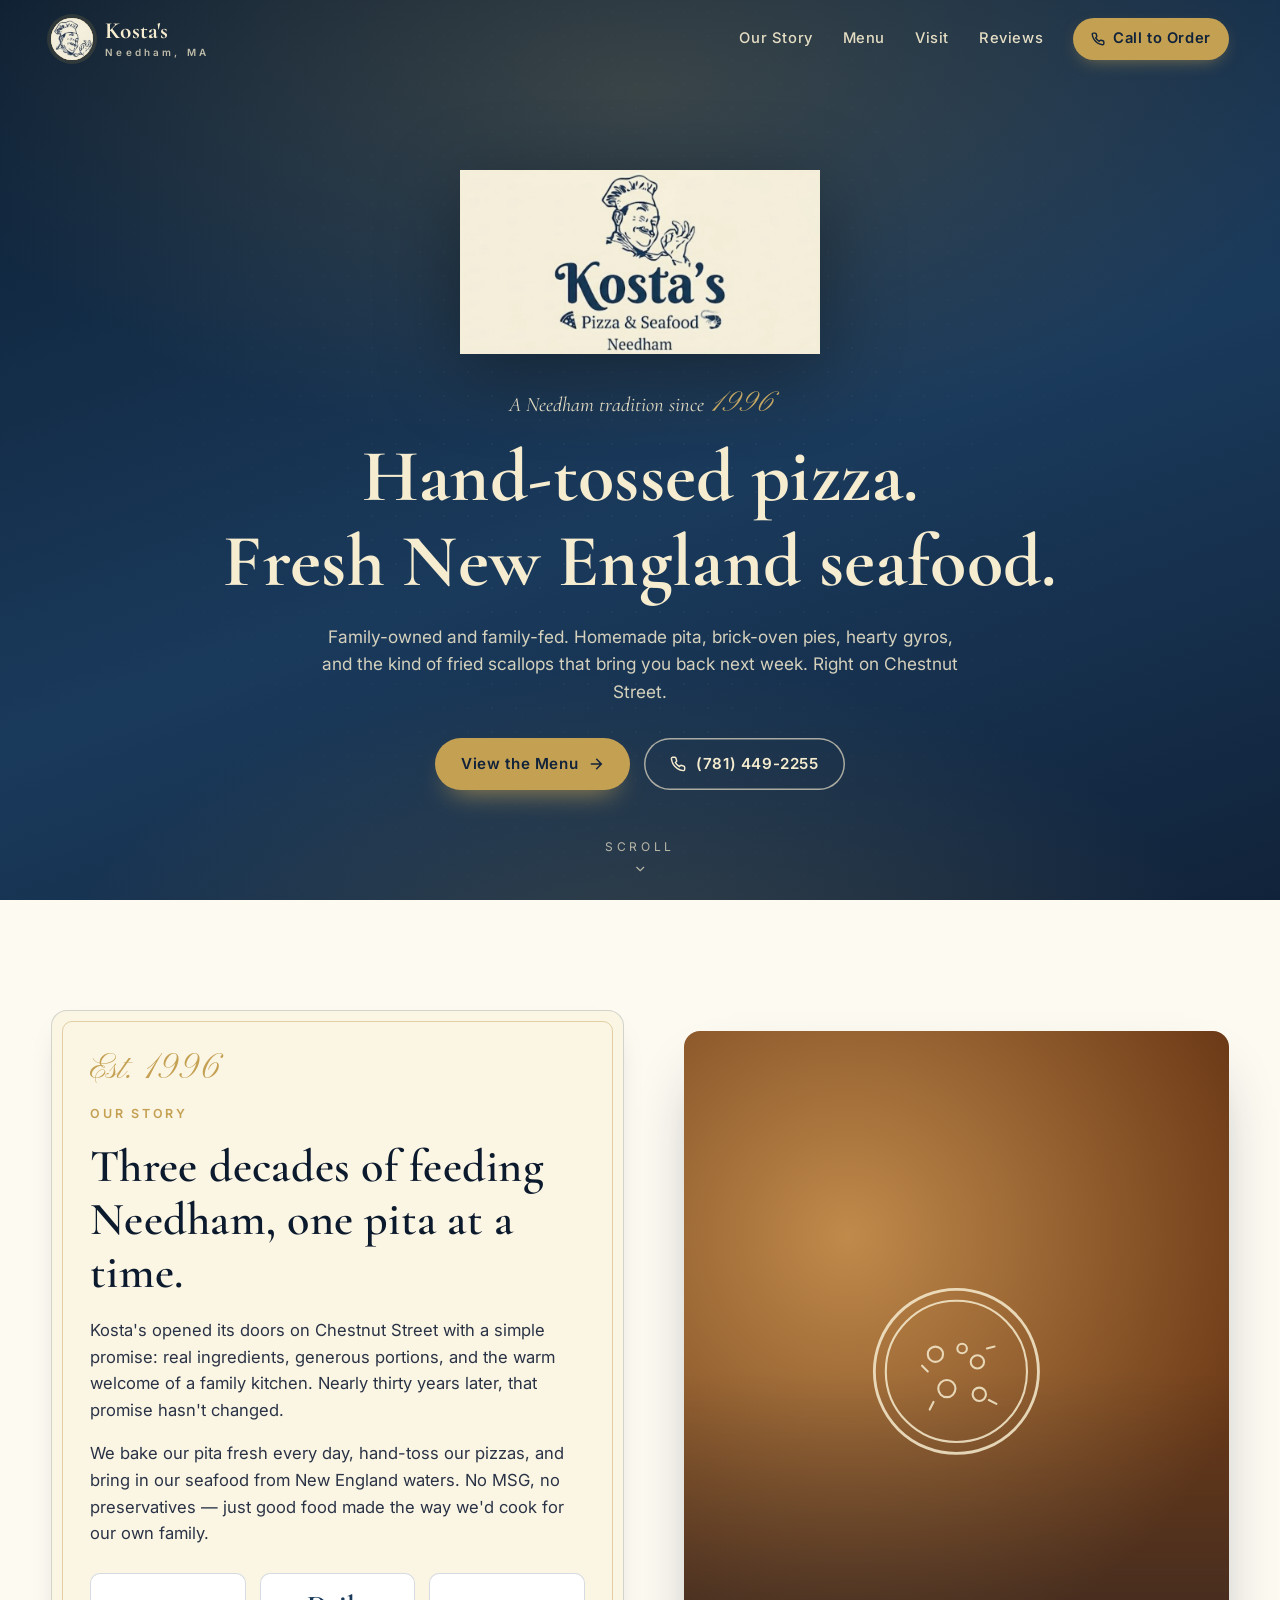
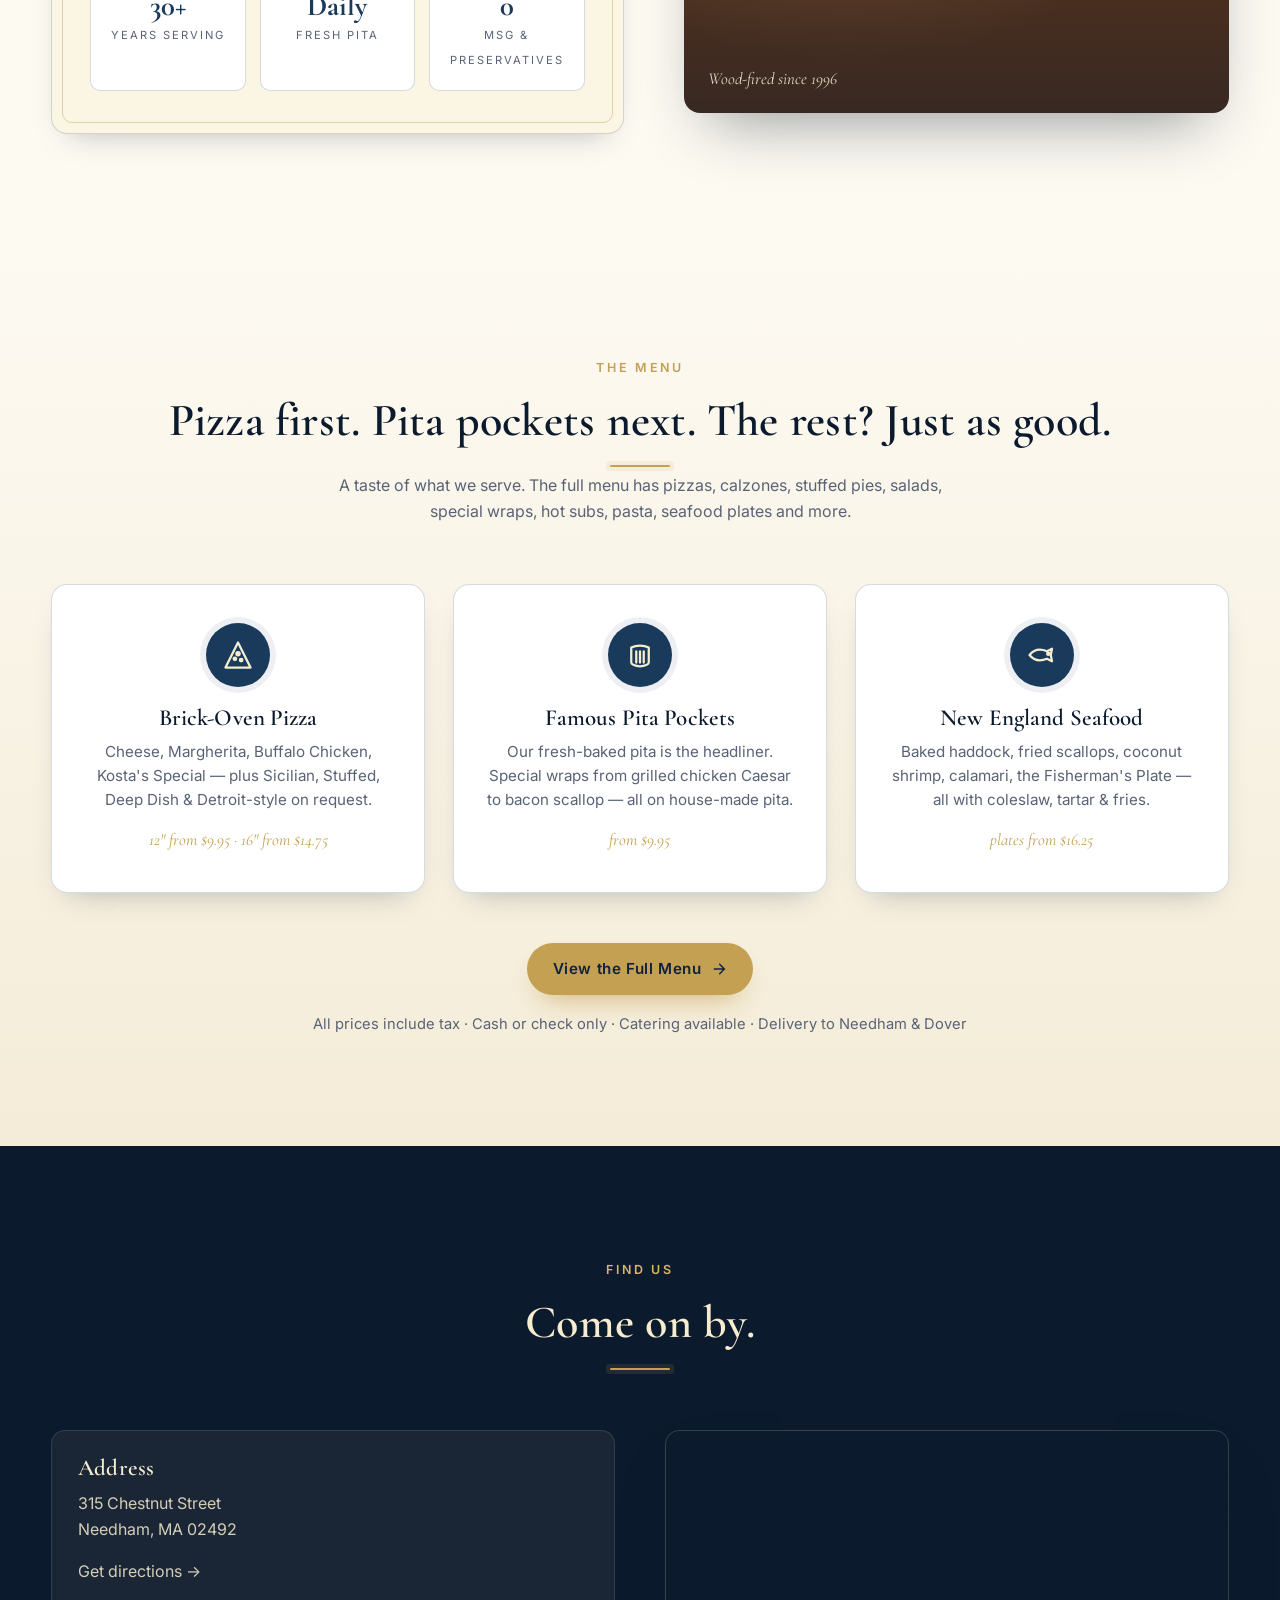
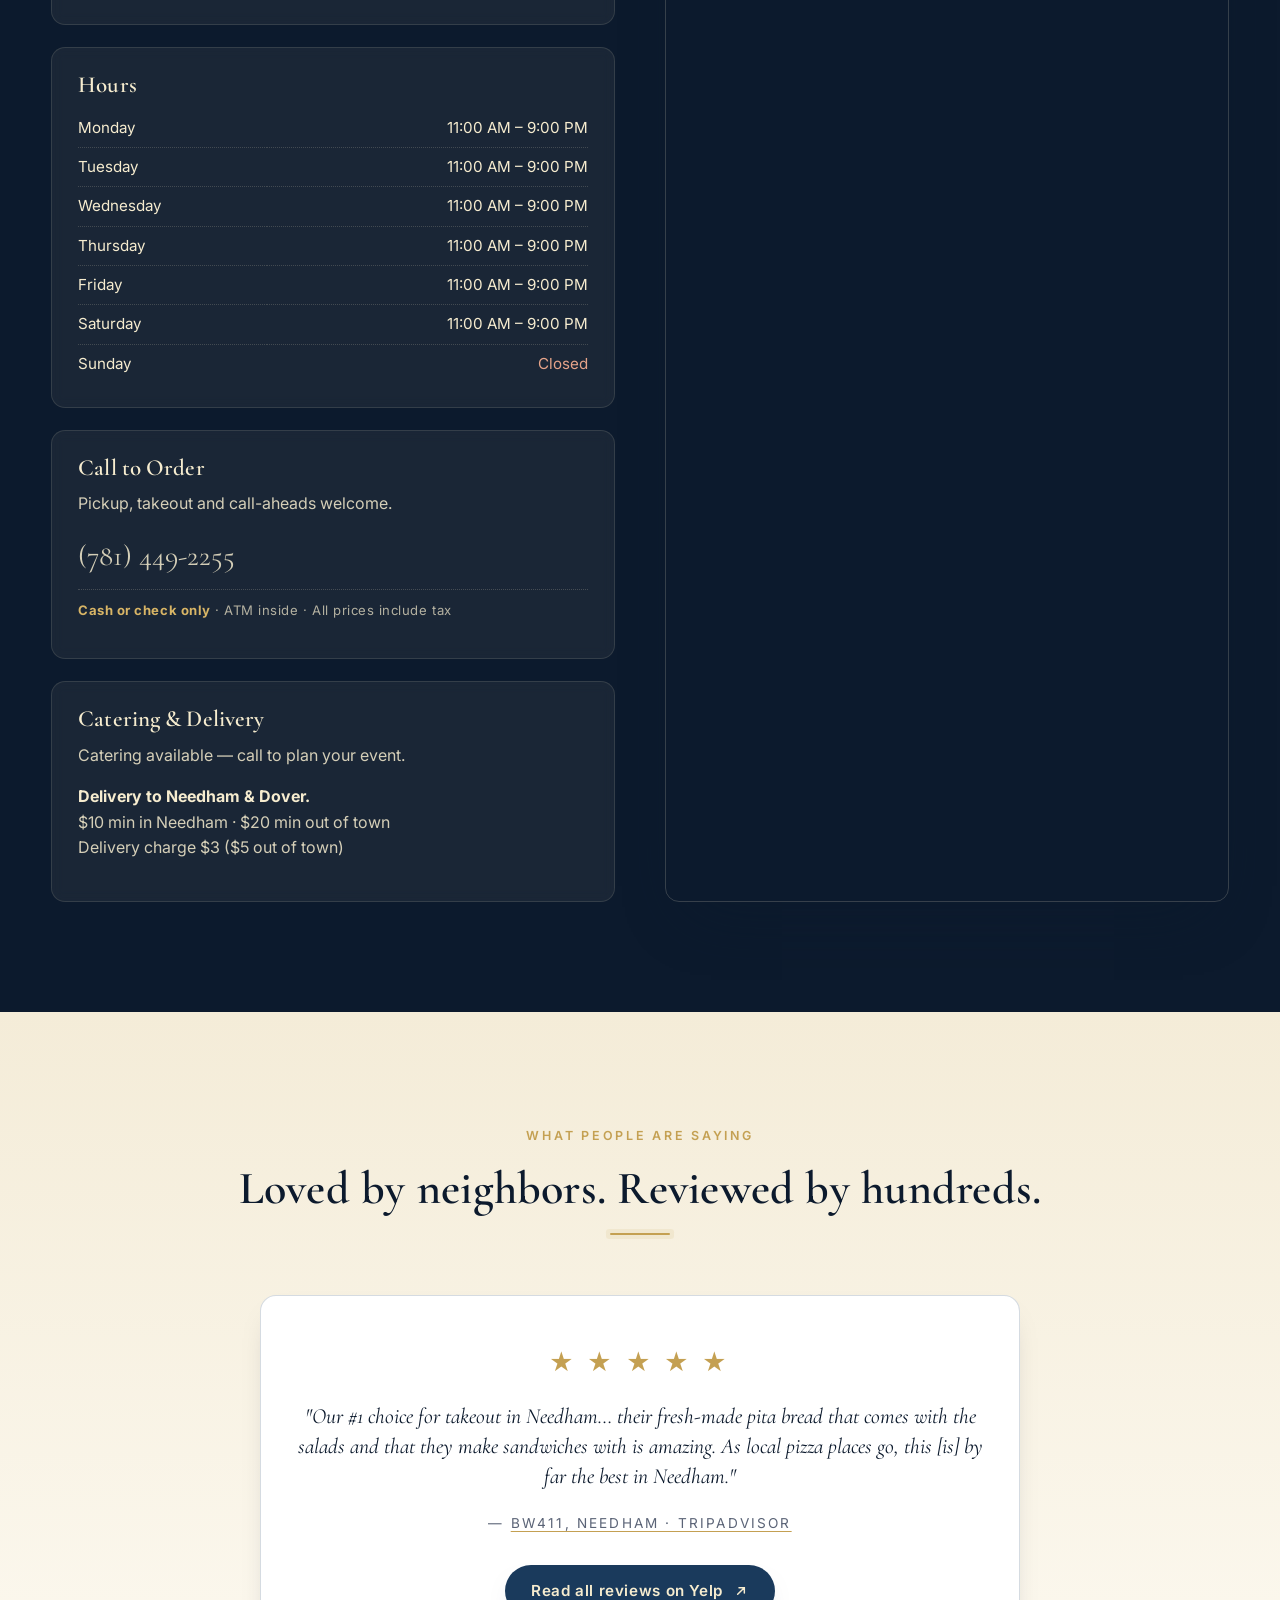
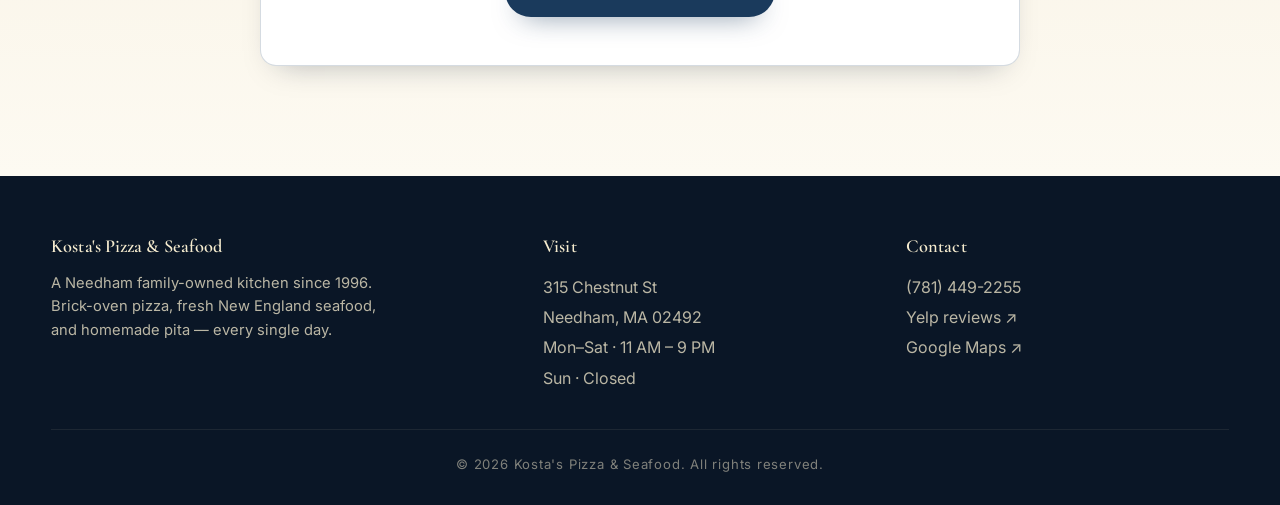
<file: index.html>
<!doctype html>
<html lang="en">
<head>
<meta charset="utf-8" />
<meta name="viewport" content="width=device-width, initial-scale=1" />
<title>Kosta's Pizza &amp; Seafood — Needham, MA</title>
<meta name="description" content="Family-owned pizza, seafood, gyros and homemade pita in Needham, Massachusetts since 1996. Dine in, take out, or call (781) 449-2255." />
<link rel="preconnect" href="https://fonts.googleapis.com">
<link rel="preconnect" href="https://fonts.gstatic.com" crossorigin>
<link href="https://fonts.googleapis.com/css2?family=Cormorant+Garamond:ital,wght@0,400;0,500;0,600;0,700;1,400&family=Inter:wght@300;400;500;600;700&family=Pinyon+Script&display=swap" rel="stylesheet">
<link rel="stylesheet" href="styles.css">
</head>
<body>

<!-- ====== NAV ====== -->
<nav class="nav" id="nav">
  <div class="container nav-inner">
    <a href="#top" class="brand" aria-label="Kosta's home">
      <span class="brand-mark" aria-hidden="true">
        <img src="chef.png" alt="">
      </span>
      <span class="brand-name">Kosta's<span>Needham, MA</span></span>
    </a>
    <button class="nav-toggle" id="navToggle" aria-label="Toggle menu" aria-expanded="false">
      <svg width="26" height="26" viewBox="0 0 24 24" fill="none" stroke="currentColor" stroke-width="2"><path d="M4 7h16M4 12h16M4 17h16"/></svg>
    </button>
    <div class="nav-links" id="navLinks">
      <a href="#story">Our Story</a>
      <a href="menu.html">Menu</a>
      <a href="#visit">Visit</a>
      <a href="#reviews">Reviews</a>
      <a class="nav-cta" href="tel:+17814492255">
        <svg width="14" height="14" viewBox="0 0 24 24" fill="none" stroke="currentColor" stroke-width="2.4" stroke-linecap="round"><path d="M22 16.92v3a2 2 0 0 1-2.18 2 19.86 19.86 0 0 1-8.63-3.07 19.5 19.5 0 0 1-6-6A19.86 19.86 0 0 1 2.12 4.18 2 2 0 0 1 4.11 2h3a2 2 0 0 1 2 1.72c.13.97.37 1.92.7 2.83a2 2 0 0 1-.45 2.11L8.09 9.91a16 16 0 0 0 6 6l1.25-1.27a2 2 0 0 1 2.11-.45c.91.33 1.86.57 2.83.7A2 2 0 0 1 22 16.92z"/></svg>
        Call to Order
      </a>
    </div>
  </div>
</nav>

<!-- ====== HERO ====== -->
<header class="hero" id="top">
  <div class="container">
    <div class="hero-logo">
      <picture>
        <source srcset="logo.png" type="image/png">
        <img src="logo.png" alt="Kosta's Pizza & Seafood logo"
             onerror="this.closest('.hero-logo').classList.add('no-logo-img');this.remove();">
      </picture>
      <div class="crest" data-fallback>
        <svg viewBox="0 0 360 200" xmlns="http://www.w3.org/2000/svg" aria-hidden="true">
          <g fill="none" stroke="#1a3a5c" stroke-linecap="round" stroke-linejoin="round" stroke-width="2.2">
            <path d="M150 56c-9 0-16-7-16-16s7-16 16-16c3-7 11-12 19-12s16 5 19 12c9 0 16 7 16 16s-7 16-16 16"/>
            <path d="M150 56v32c0 6 5 11 11 11h28c6 0 11-5 11-11V56"/>
            <path d="M162 76c4 2 14 2 18 0"/>
            <circle cx="167" cy="68" r="1.2" fill="#1a3a5c"/>
            <circle cx="183" cy="68" r="1.2" fill="#1a3a5c"/>
            <path d="M210 76c10 0 22 6 26 14M232 80a6 6 0 1 1 0 12 6 6 0 0 1 0-12zM238 86c4 0 8 2 10 6"/>
          </g>
          <text x="180" y="138" text-anchor="middle"
                font-family="Cormorant Garamond, Georgia, serif"
                font-size="56" font-weight="700" fill="#1a3a5c">Kosta's</text>
          <text x="180" y="166" text-anchor="middle"
                font-family="Cormorant Garamond, Georgia, serif"
                font-size="20" font-style="italic" fill="#1a3a5c">Pizza &amp; Seafood</text>
          <text x="180" y="188" text-anchor="middle"
                font-family="Inter, sans-serif"
                font-size="11" letter-spacing="4" fill="#1a3a5c">NEEDHAM</text>
        </svg>
      </div>
    </div>
    <p class="hero-tag">A Needham tradition since <span class="script" style="font-size:1.4em;color:var(--gold-bright)">1996</span></p>
    <h1>Hand-tossed pizza.<br/>Fresh New England seafood.</h1>
    <p class="hero-sub">Family-owned and family-fed. Homemade pita, brick-oven pies, hearty gyros, and the kind of fried scallops that bring you back next week. Right on Chestnut Street.</p>
    <div class="hero-cta">
      <a class="btn btn-primary" href="menu.html">
        View the Menu
        <svg width="16" height="16" viewBox="0 0 24 24" fill="none" stroke="currentColor" stroke-width="2.2" stroke-linecap="round"><path d="M5 12h14M13 5l7 7-7 7"/></svg>
      </a>
      <a class="btn btn-ghost" href="tel:+17814492255">
        <svg width="16" height="16" viewBox="0 0 24 24" fill="none" stroke="currentColor" stroke-width="2.2" stroke-linecap="round"><path d="M22 16.92v3a2 2 0 0 1-2.18 2 19.86 19.86 0 0 1-8.63-3.07 19.5 19.5 0 0 1-6-6A19.86 19.86 0 0 1 2.12 4.18 2 2 0 0 1 4.11 2h3a2 2 0 0 1 2 1.72c.13.97.37 1.92.7 2.83a2 2 0 0 1-.45 2.11L8.09 9.91a16 16 0 0 0 6 6l1.25-1.27a2 2 0 0 1 2.11-.45c.91.33 1.86.57 2.83.7A2 2 0 0 1 22 16.92z"/></svg>
        (781) 449-2255
      </a>
    </div>
  </div>
  <a href="#story" class="hero-scroll" aria-label="Scroll down">
    Scroll
    <svg width="14" height="14" viewBox="0 0 24 24" fill="none" stroke="currentColor" stroke-width="2" stroke-linecap="round"><path d="M6 9l6 6 6-6"/></svg>
  </a>
</header>

<!-- ====== STORY ====== -->
<section class="about" id="story">
  <div class="container">
    <div class="about-grid">
      <div class="about-card reveal">
        <div class="est">Est. 1996</div>
        <span class="eyebrow">Our Story</span>
        <h2>Three decades of feeding Needham, one pita at a time.</h2>
        <p>Kosta's opened its doors on Chestnut Street with a simple promise: real ingredients, generous portions, and the warm welcome of a family kitchen. Nearly thirty years later, that promise hasn't changed.</p>
        <p>We bake our pita fresh every day, hand-toss our pizzas, and bring in our seafood from New England waters. No MSG, no preservatives — just good food made the way we'd cook for our own family.</p>
        <div class="about-stats">
          <div class="stat"><b>30+</b><span>Years Serving</span></div>
          <div class="stat"><b>Daily</b><span>Fresh Pita</span></div>
          <div class="stat"><b>0</b><span>MSG &amp; Preservatives</span></div>
        </div>
      </div>
      <div class="about-photo reveal" aria-hidden="true">
        <svg viewBox="0 0 200 200" fill="none" stroke="#f6eccf" stroke-width="2.2" stroke-linecap="round" stroke-linejoin="round">
          <circle cx="100" cy="100" r="86" stroke-width="3"/>
          <circle cx="100" cy="100" r="74"/>
          <circle cx="78" cy="82" r="8"/>
          <circle cx="122" cy="90" r="7"/>
          <circle cx="90" cy="118" r="9"/>
          <circle cx="124" cy="124" r="7"/>
          <circle cx="106" cy="76" r="5"/>
          <path d="M70 100l-6-6M132 76l8-2M134 130l8 4M76 132l-4 8"/>
        </svg>
      </div>
    </div>
  </div>
</section>

<!-- ====== HIGHLIGHTS (Menu preview) ====== -->
<section class="highlights" id="menu">
  <div class="container">
    <div class="section-head reveal">
      <span class="eyebrow">The Menu</span>
      <h2>Pizza first. Pita pockets next. The rest? Just as good.</h2>
      <div class="rule"></div>
      <p>A taste of what we serve. The full menu has pizzas, calzones, stuffed pies, salads, special wraps, hot subs, pasta, seafood plates and more.</p>
    </div>

    <div class="highlights-grid">

      <div class="highlight-card reveal">
        <div class="icon" aria-hidden="true">
          <svg viewBox="0 0 24 24" fill="none" stroke="currentColor" stroke-width="1.8" stroke-linecap="round" stroke-linejoin="round"><path d="M12 2l10 20H2z"/><circle cx="12" cy="11" r="1.3" fill="currentColor"/><circle cx="9.5" cy="15" r="1" fill="currentColor"/><circle cx="14.5" cy="16" r="1" fill="currentColor"/></svg>
        </div>
        <h3>Brick-Oven Pizza</h3>
        <p>Cheese, Margherita, Buffalo Chicken, Kosta's Special — plus Sicilian, Stuffed, Deep Dish &amp; Detroit-style on request.</p>
        <span class="from">12" from $9.95 · 16" from $14.75</span>
      </div>

      <div class="highlight-card reveal">
        <div class="icon" aria-hidden="true">
          <svg viewBox="0 0 24 24" fill="none" stroke="currentColor" stroke-width="1.8" stroke-linecap="round" stroke-linejoin="round"><path d="M5 6c4-2 10-2 14 0M5 6v12c0 1.5 3 3 7 3s7-1.5 7-3V6"/><path d="M9 9v9M15 9v9M12 9v9"/></svg>
        </div>
        <h3>Famous Pita Pockets</h3>
        <p>Our fresh-baked pita is the headliner. Special wraps from grilled chicken Caesar to bacon scallop — all on house-made pita.</p>
        <span class="from">from $9.95</span>
      </div>

      <div class="highlight-card reveal">
        <div class="icon" aria-hidden="true">
          <svg viewBox="0 0 24 24" fill="none" stroke="currentColor" stroke-width="1.8" stroke-linecap="round" stroke-linejoin="round"><path d="M2 12c4-5 9-5 14-3l4-2-1 5 1 5-4-2c-5 2-10 2-14-3z"/><circle cx="17" cy="11" r="0.9" fill="currentColor"/></svg>
        </div>
        <h3>New England Seafood</h3>
        <p>Baked haddock, fried scallops, coconut shrimp, calamari, the Fisherman's Plate — all with coleslaw, tartar &amp; fries.</p>
        <span class="from">plates from $16.25</span>
      </div>

    </div>

    <div class="cta-row reveal">
      <a class="btn btn-primary" href="menu.html">
        View the Full Menu
        <svg width="16" height="16" viewBox="0 0 24 24" fill="none" stroke="currentColor" stroke-width="2.2" stroke-linecap="round"><path d="M5 12h14M13 5l7 7-7 7"/></svg>
      </a>
      <div class="menu-note" style="margin-top:18px">
        All prices include tax · Cash or check only · Catering available · Delivery to Needham &amp; Dover
      </div>
    </div>
  </div>
</section>

<!-- ====== VISIT ====== -->
<section class="visit" id="visit">
  <div class="container">
    <div class="section-head reveal">
      <span class="eyebrow">Find Us</span>
      <h2>Come on by.</h2>
      <div class="rule"></div>
    </div>

    <div class="visit-grid">
      <div class="visit-info">

        <div class="info-card reveal">
          <h3>Address</h3>
          <p>315 Chestnut Street<br/>Needham, MA 02492</p>
          <p style="margin-top:10px">
            <a href="https://www.google.com/maps/dir/?api=1&destination=Kosta%27s+Pizza+%26+Seafood+315+Chestnut+St+Needham+MA" target="_blank" rel="noopener">
              Get directions →
            </a>
          </p>
        </div>

        <div class="info-card reveal">
          <h3>Hours</h3>
          <table class="hours-table" aria-label="Hours of operation">
            <tr><td>Monday</td><td>11:00 AM – 9:00 PM</td></tr>
            <tr><td>Tuesday</td><td>11:00 AM – 9:00 PM</td></tr>
            <tr><td>Wednesday</td><td>11:00 AM – 9:00 PM</td></tr>
            <tr><td>Thursday</td><td>11:00 AM – 9:00 PM</td></tr>
            <tr><td>Friday</td><td>11:00 AM – 9:00 PM</td></tr>
            <tr><td>Saturday</td><td>11:00 AM – 9:00 PM</td></tr>
            <tr><td>Sunday</td><td class="closed">Closed</td></tr>
          </table>
        </div>

        <div class="info-card reveal">
          <h3>Call to Order</h3>
          <p>Pickup, takeout and call-aheads welcome.</p>
          <p style="font-family:'Cormorant Garamond',serif;font-size:1.8rem;color:var(--gold-bright);margin:6px 0 4px">
            <a href="tel:+17814492255">(781) 449-2255</a>
          </p>
          <p style="font-size:.82rem;letter-spacing:.04em;color:rgba(246,236,207,.7);margin-top:10px;border-top:1px dotted rgba(246,236,207,.2);padding-top:10px">
            <strong style="color:var(--gold-bright)">Cash or check only</strong> · ATM inside · All prices include tax
          </p>
        </div>

        <div class="info-card reveal">
          <h3>Catering &amp; Delivery</h3>
          <p>Catering available — call to plan your event.</p>
          <p style="margin-top:8px">
            <strong style="color:var(--cream)">Delivery to Needham &amp; Dover.</strong><br/>
            $10 min in Needham · $20 min out of town<br/>
            Delivery charge $3 ($5 out of town)
          </p>
        </div>

      </div>

      <div class="visit-map reveal" aria-label="Map to Kosta's">
        <iframe
          loading="lazy"
          referrerpolicy="no-referrer-when-downgrade"
          src="https://www.google.com/maps?q=315+Chestnut+St+Needham+MA+02492&output=embed"
          title="Map of Kosta's Pizza &amp; Seafood, 315 Chestnut St, Needham, MA"></iframe>
      </div>
    </div>
  </div>
</section>

<!-- ====== REVIEWS / YELP ====== -->
<section class="reviews" id="reviews">
  <div class="container">
    <div class="section-head reveal">
      <span class="eyebrow">What People Are Saying</span>
      <h2>Loved by neighbors. Reviewed by hundreds.</h2>
      <div class="rule"></div>
    </div>

    <div class="reviews-card reveal">
      <div class="stars" aria-label="Five stars">★ ★ ★ ★ ★</div>
      <blockquote>
        "Our #1 choice for takeout in Needham&hellip; their fresh-made pita bread that comes with the salads and that they make sandwiches with is amazing. As local pizza places go, this [is] by far the best in Needham."
      </blockquote>
      <cite>
        — <a href="https://www.tripadvisor.com/ShowUserReviews-g41699-d873291-r231707166-Kostas_Pizza_Seafood-Needham_Massachusetts.html" target="_blank" rel="noopener" style="color:var(--muted);text-decoration:underline;text-decoration-color:var(--gold);text-underline-offset:3px">bw411, Needham&nbsp;&middot;&nbsp;TripAdvisor</a>
      </cite>
      <a class="btn btn-dark" href="https://www.yelp.com/biz/kostas-pizza-and-seafood-needham" target="_blank" rel="noopener">
        Read all reviews on Yelp
        <svg width="16" height="16" viewBox="0 0 24 24" fill="none" stroke="currentColor" stroke-width="2.2" stroke-linecap="round"><path d="M7 17L17 7M9 7h8v8"/></svg>
      </a>
    </div>
  </div>
</section>

<!-- ====== FOOTER ====== -->
<footer>
  <div class="container">
    <div class="footer-grid">
      <div class="footer-brand">
        <h4>Kosta's Pizza &amp; Seafood</h4>
        <p>A Needham family-owned kitchen since 1996. Brick-oven pizza, fresh New England seafood, and homemade pita — every single day.</p>
      </div>
      <div>
        <h4>Visit</h4>
        <p style="line-height:1.9;margin:0">
          315 Chestnut St<br/>
          Needham, MA 02492<br/>
          Mon–Sat · 11 AM – 9 PM<br/>
          Sun · Closed
        </p>
      </div>
      <div>
        <h4>Contact</h4>
        <p style="line-height:1.9;margin:0">
          <a href="tel:+17814492255">(781) 449-2255</a><br/>
          <a href="https://www.yelp.com/biz/kostas-pizza-and-seafood-needham" target="_blank" rel="noopener">Yelp reviews ↗</a><br/>
          <a href="https://www.google.com/maps/dir/?api=1&destination=315+Chestnut+St+Needham+MA" target="_blank" rel="noopener">Google Maps ↗</a>
        </p>
      </div>
    </div>
    <div class="copyright">© <span id="year"></span> Kosta's Pizza &amp; Seafood. All rights reserved.</div>
  </div>
</footer>

<script src="menu.js"></script>
<script src="site.js"></script>
</body>
</html>
</file>
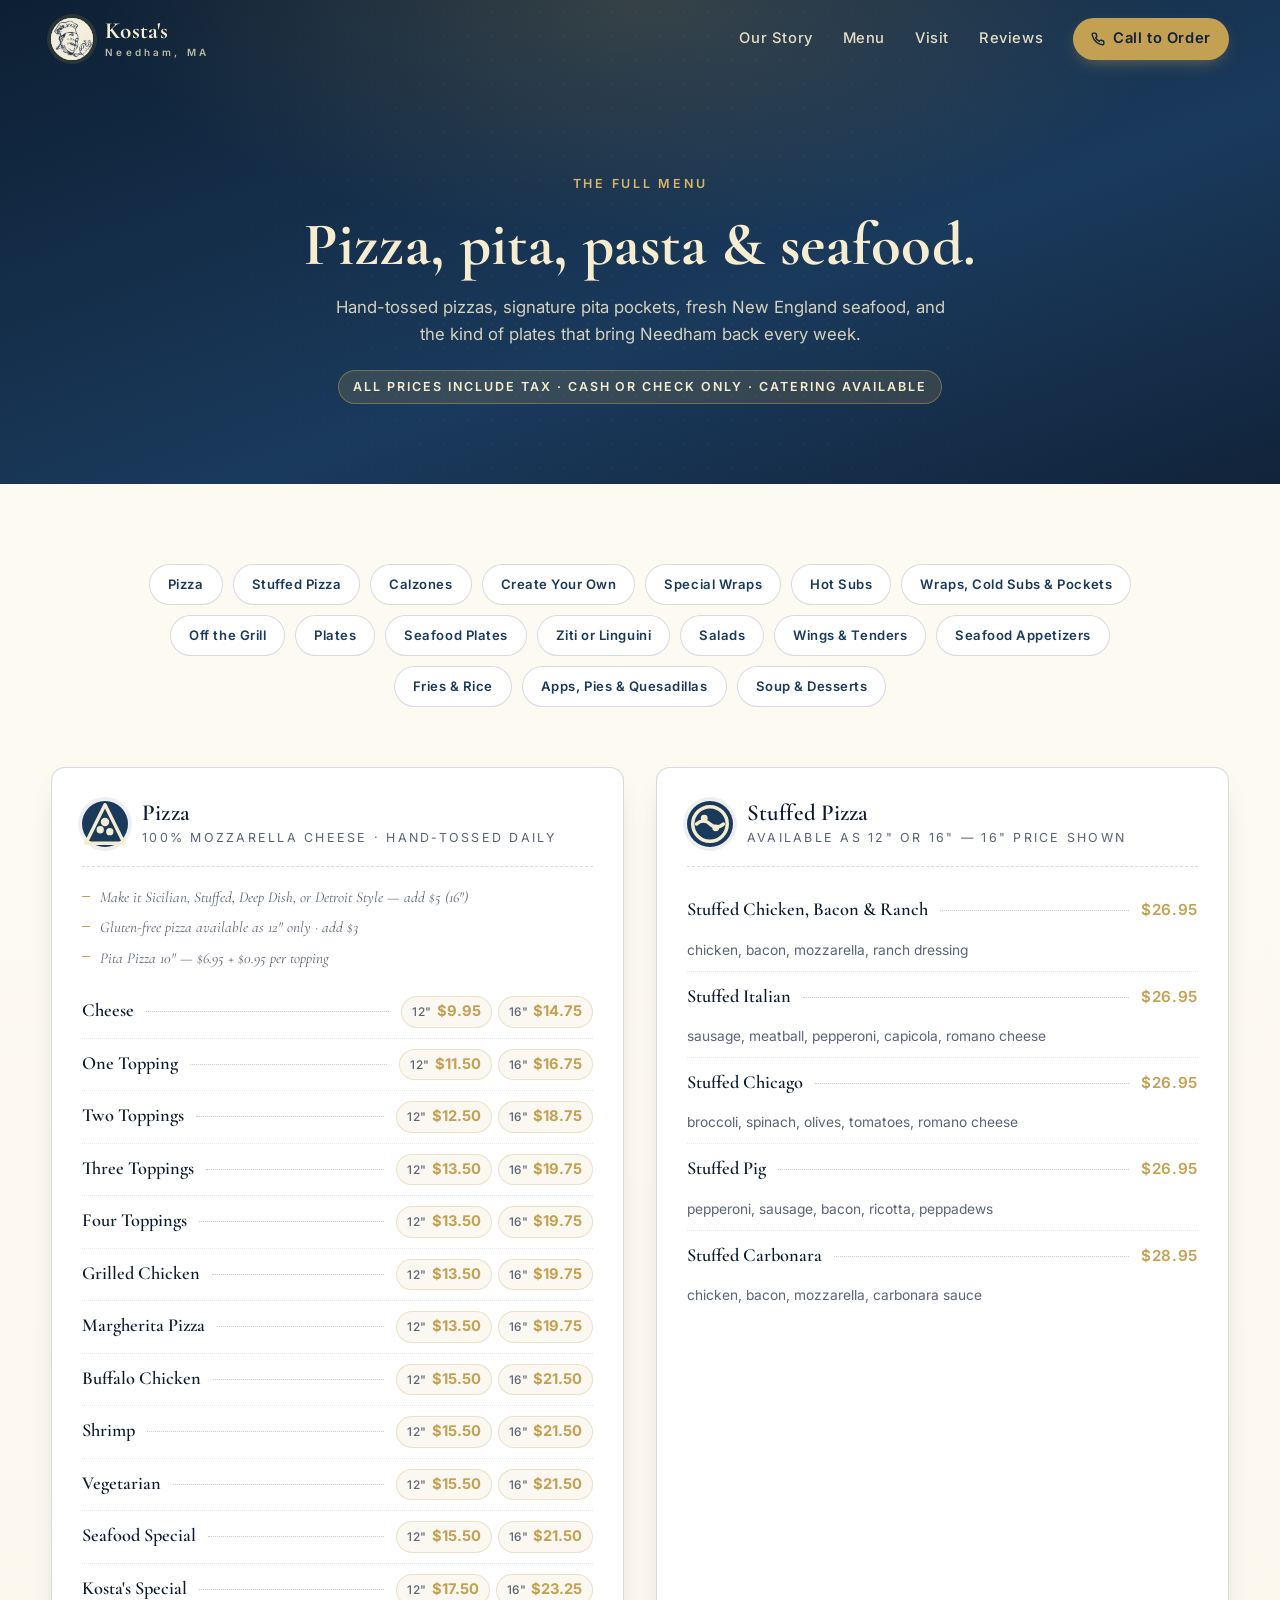
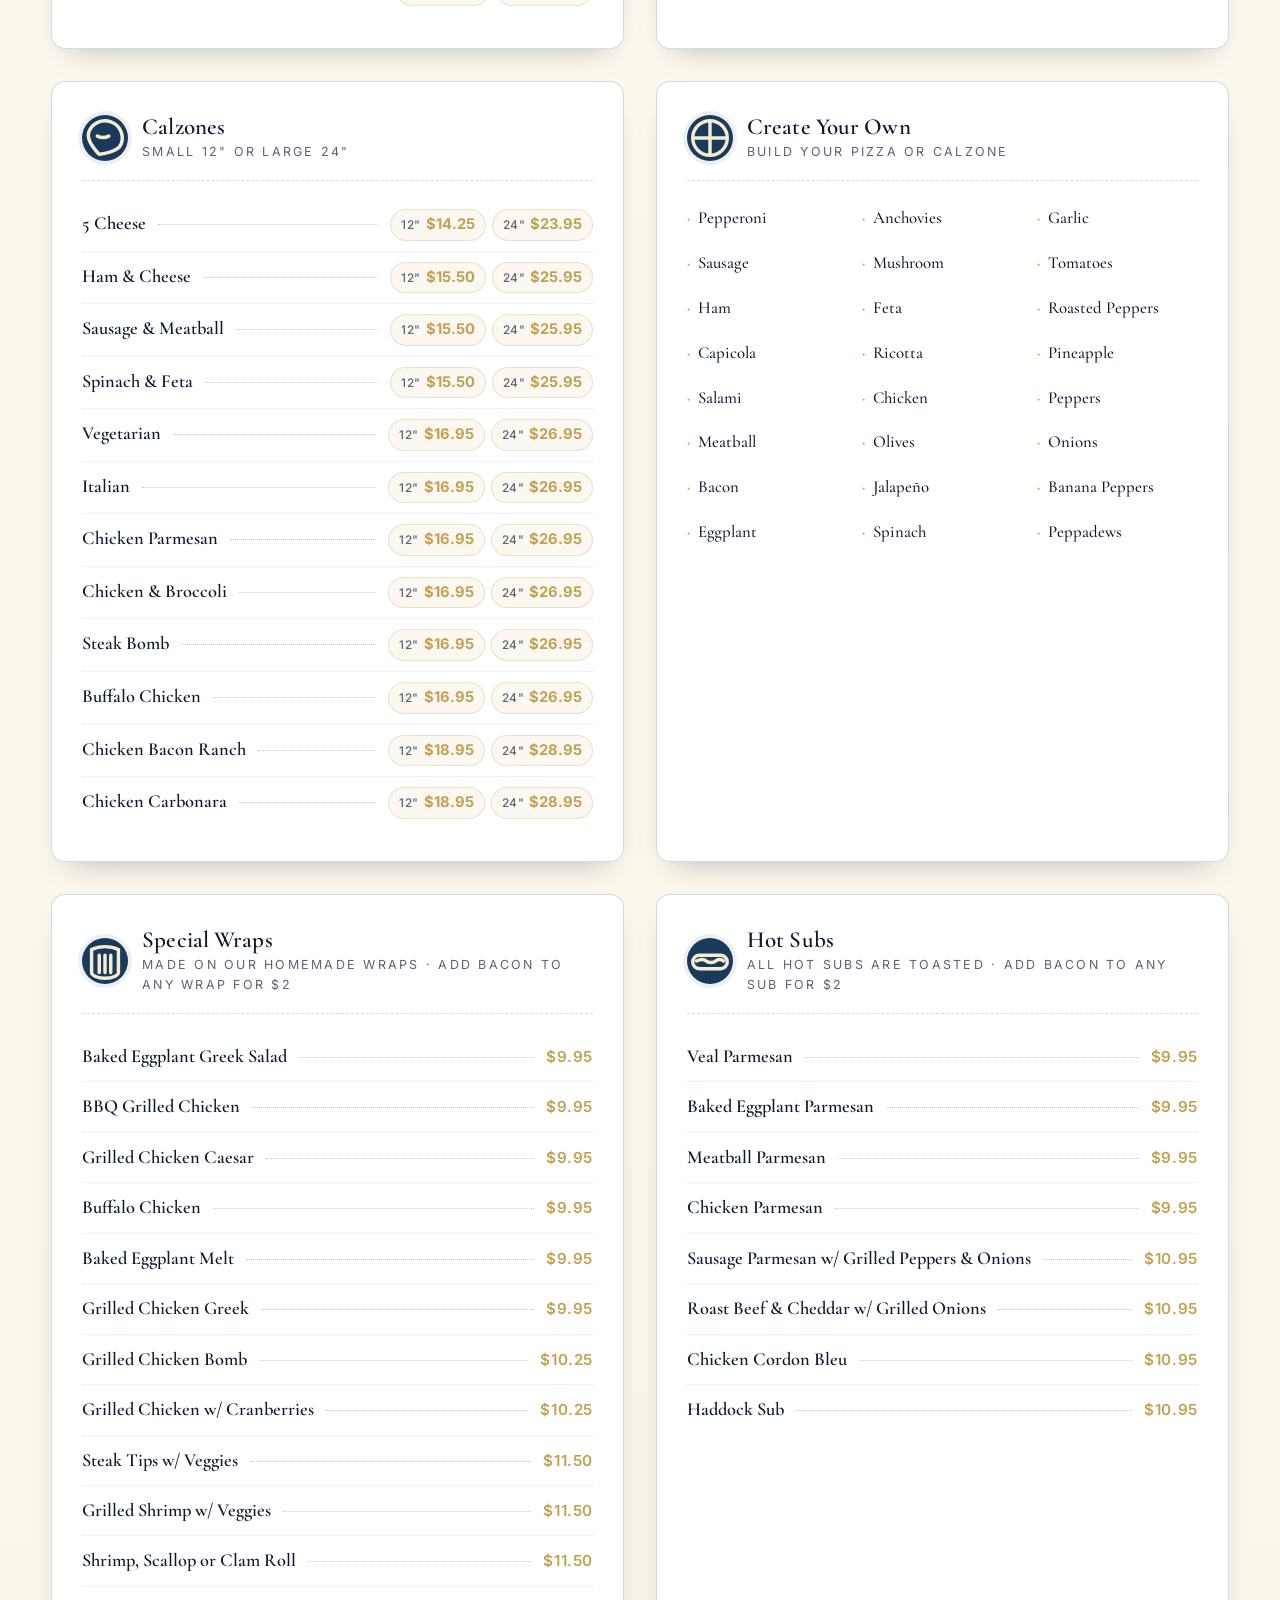
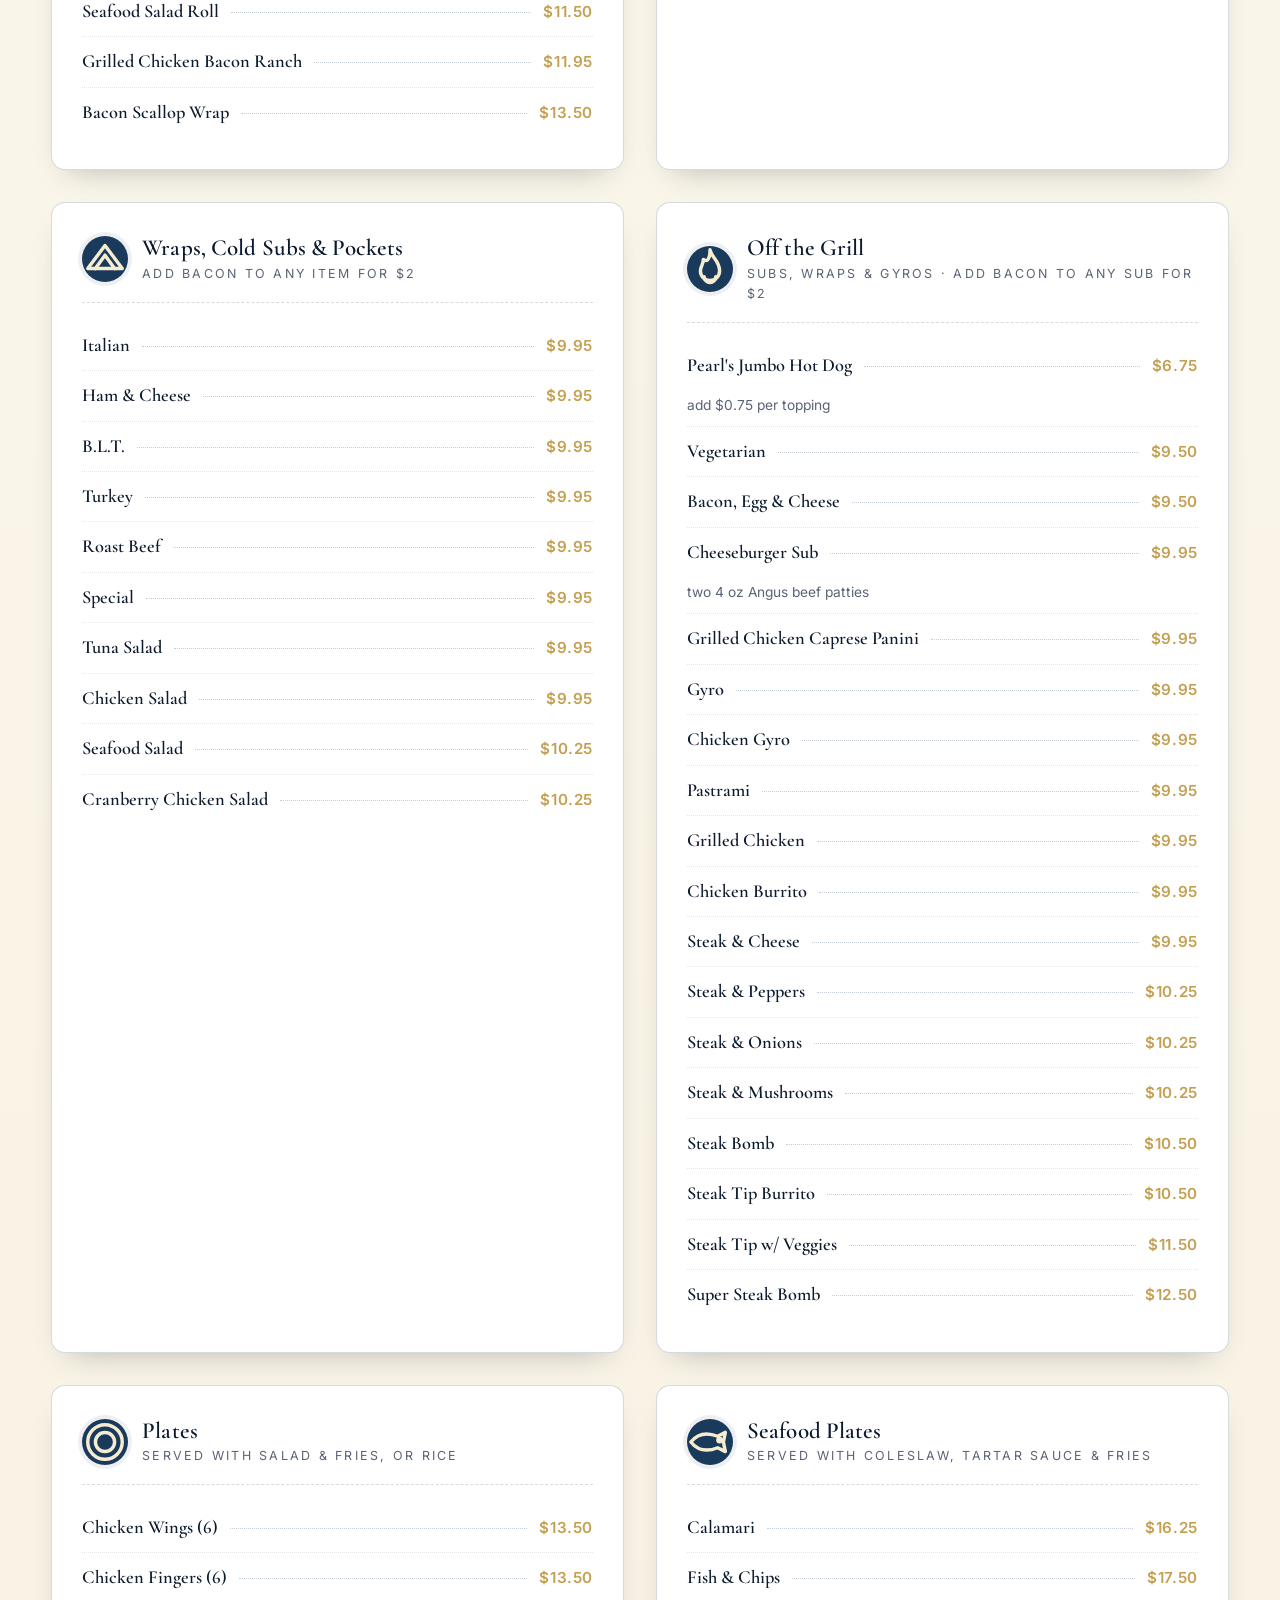
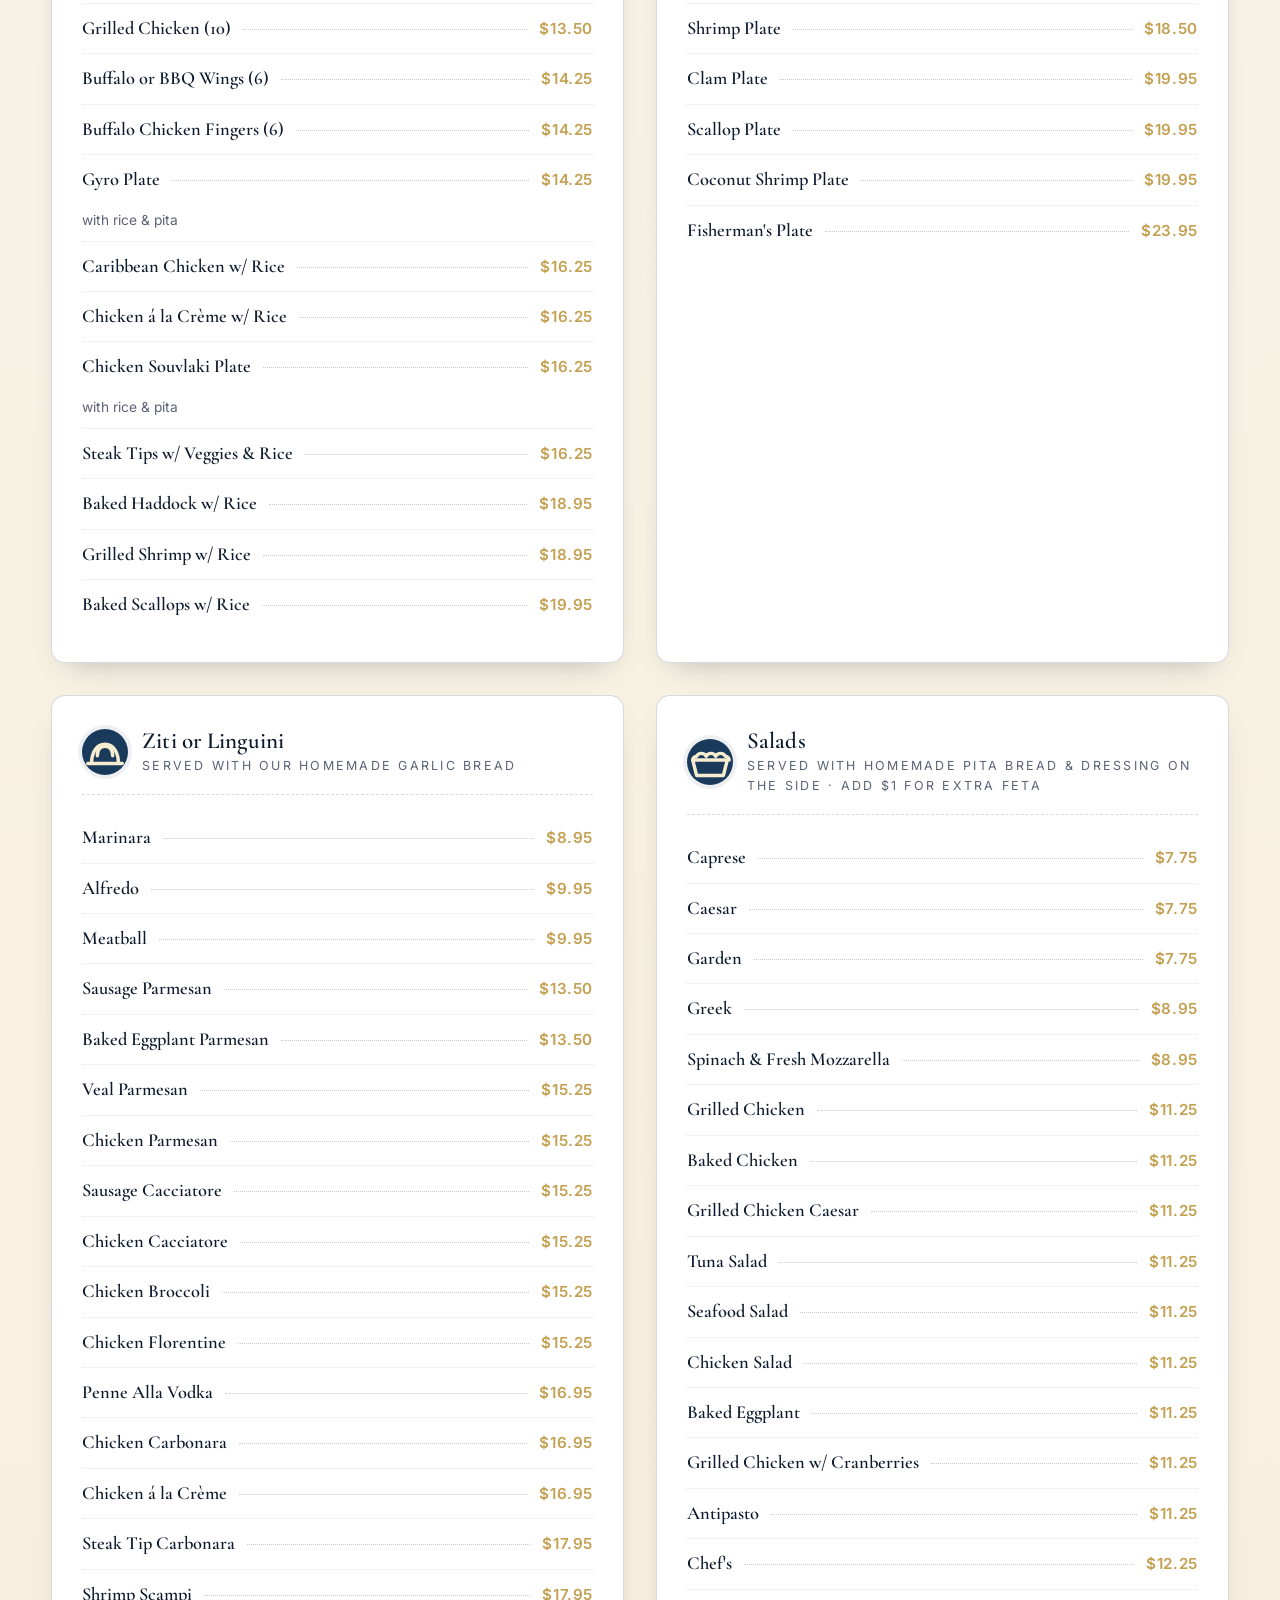
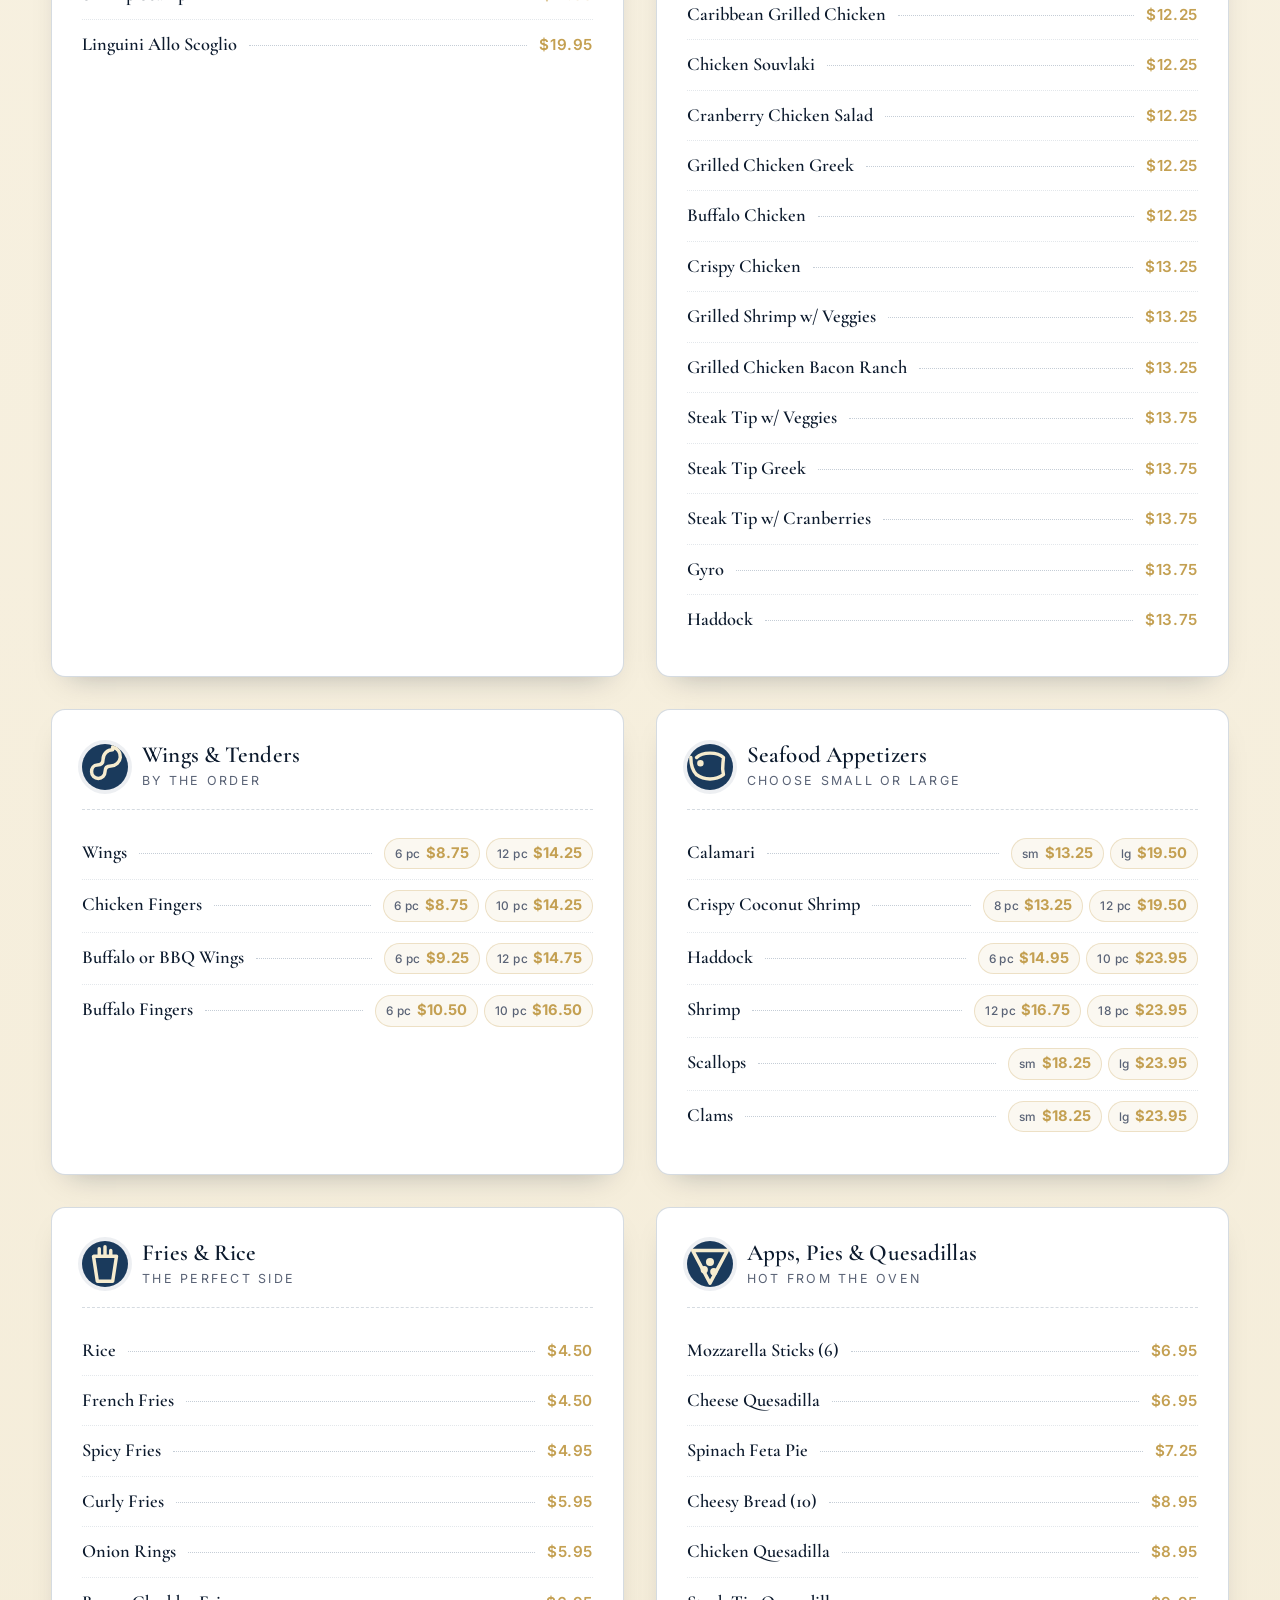
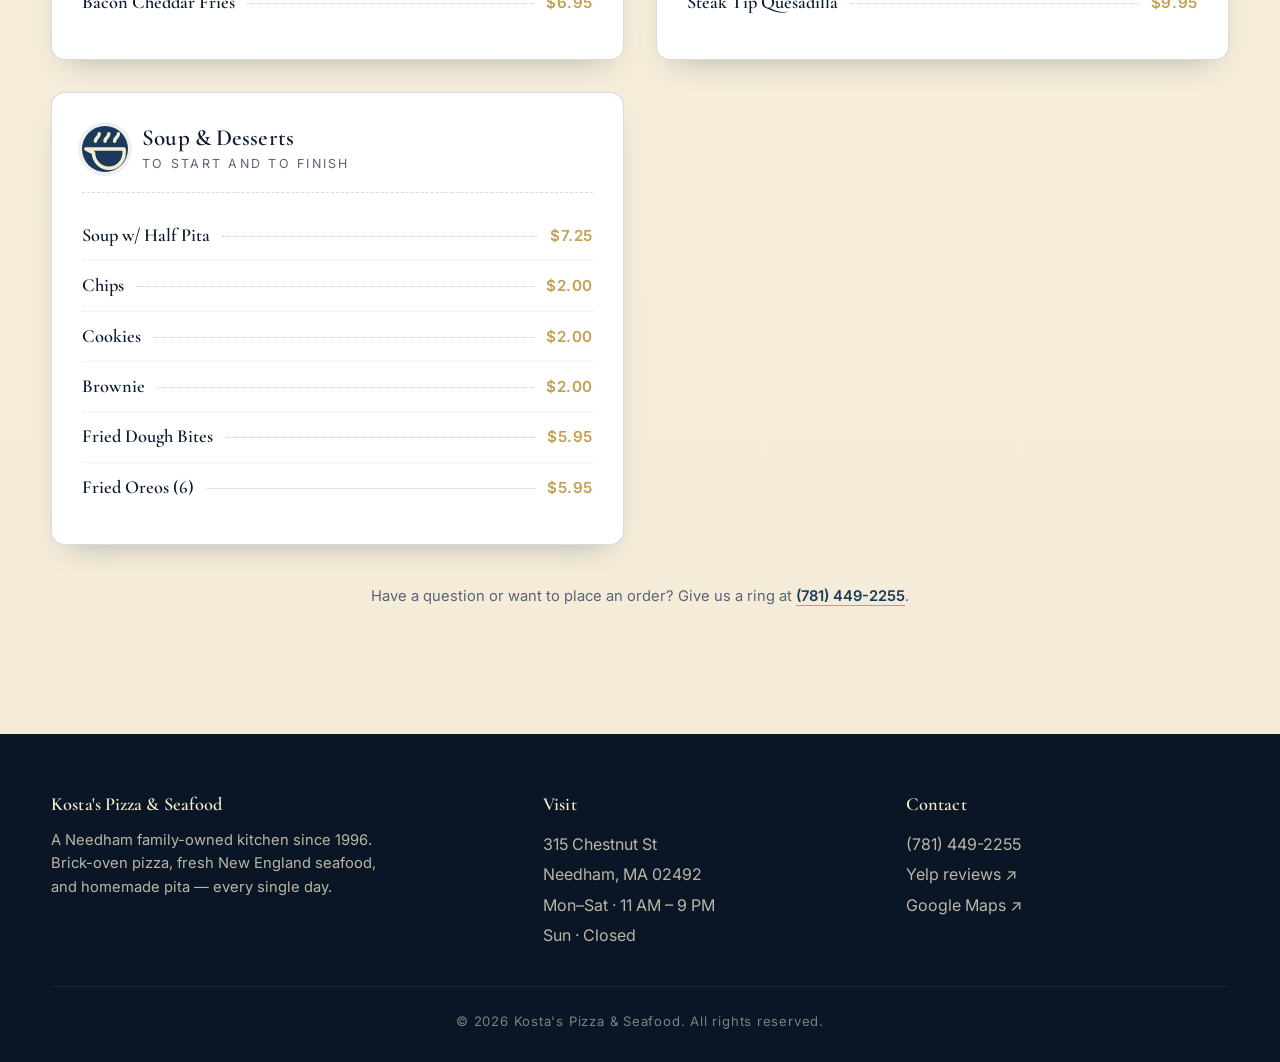
<file: menu.html>
<!doctype html>
<html lang="en">
<head>
<meta charset="utf-8" />
<meta name="viewport" content="width=device-width, initial-scale=1" />
<title>Menu — Kosta's Pizza &amp; Seafood, Needham MA</title>
<meta name="description" content="The full menu for Kosta's Pizza & Seafood in Needham, MA — pizza, calzones, stuffed pizzas, salads, hot subs, special wraps, pasta, seafood and more." />
<link rel="preconnect" href="https://fonts.googleapis.com">
<link rel="preconnect" href="https://fonts.gstatic.com" crossorigin>
<link href="https://fonts.googleapis.com/css2?family=Cormorant+Garamond:ital,wght@0,400;0,500;0,600;0,700;1,400&family=Inter:wght@300;400;500;600;700&family=Pinyon+Script&display=swap" rel="stylesheet">
<link rel="stylesheet" href="styles.css">
</head>
<body>

<!-- ====== NAV ====== -->
<nav class="nav" id="nav">
  <div class="container nav-inner">
    <a href="index.html" class="brand" aria-label="Kosta's home">
      <span class="brand-mark" aria-hidden="true">
        <img src="chef.png" alt="">
      </span>
      <span class="brand-name">Kosta's<span>Needham, MA</span></span>
    </a>
    <button class="nav-toggle" id="navToggle" aria-label="Toggle menu" aria-expanded="false">
      <svg width="26" height="26" viewBox="0 0 24 24" fill="none" stroke="currentColor" stroke-width="2"><path d="M4 7h16M4 12h16M4 17h16"/></svg>
    </button>
    <div class="nav-links" id="navLinks">
      <a href="index.html#story">Our Story</a>
      <a href="menu.html">Menu</a>
      <a href="index.html#visit">Visit</a>
      <a href="index.html#reviews">Reviews</a>
      <a class="nav-cta" href="tel:+17814492255">
        <svg width="14" height="14" viewBox="0 0 24 24" fill="none" stroke="currentColor" stroke-width="2.4" stroke-linecap="round"><path d="M22 16.92v3a2 2 0 0 1-2.18 2 19.86 19.86 0 0 1-8.63-3.07 19.5 19.5 0 0 1-6-6A19.86 19.86 0 0 1 2.12 4.18 2 2 0 0 1 4.11 2h3a2 2 0 0 1 2 1.72c.13.97.37 1.92.7 2.83a2 2 0 0 1-.45 2.11L8.09 9.91a16 16 0 0 0 6 6l1.25-1.27a2 2 0 0 1 2.11-.45c.91.33 1.86.57 2.83.7A2 2 0 0 1 22 16.92z"/></svg>
        Call to Order
      </a>
    </div>
  </div>
</nav>

<!-- ====== PAGE HEADER ====== -->
<header class="page-header">
  <div class="container">
    <span class="eyebrow">The Full Menu</span>
    <h1>Pizza, pita, pasta &amp; seafood.</h1>
    <p>Hand-tossed pizzas, signature pita pockets, fresh New England seafood, and the kind of plates that bring Needham back every week.</p>
    <div class="menu-note-pill">All prices include tax · Cash or check only · Catering available</div>
  </div>
</header>

<!-- ====== MENU ====== -->
<section class="menu" id="menu" style="padding-bottom:110px">
  <div class="container">

    <nav class="menu-jump reveal" id="menuJump" aria-label="Menu categories"></nav>

    <div class="menu-categories" id="menuCategories"></div>

    <p class="menu-note reveal">
      Have a question or want to place an order? Give us a ring at
      <a href="tel:+17814492255">(781) 449-2255</a>.
    </p>
  </div>
</section>

<!-- ====== FOOTER ====== -->
<footer>
  <div class="container">
    <div class="footer-grid">
      <div class="footer-brand">
        <h4>Kosta's Pizza &amp; Seafood</h4>
        <p>A Needham family-owned kitchen since 1996. Brick-oven pizza, fresh New England seafood, and homemade pita — every single day.</p>
      </div>
      <div>
        <h4>Visit</h4>
        <p style="line-height:1.9;margin:0">
          315 Chestnut St<br/>
          Needham, MA 02492<br/>
          Mon–Sat · 11 AM – 9 PM<br/>
          Sun · Closed
        </p>
      </div>
      <div>
        <h4>Contact</h4>
        <p style="line-height:1.9;margin:0">
          <a href="tel:+17814492255">(781) 449-2255</a><br/>
          <a href="https://www.yelp.com/biz/kostas-pizza-and-seafood-needham" target="_blank" rel="noopener">Yelp reviews ↗</a><br/>
          <a href="https://www.google.com/maps/dir/?api=1&destination=315+Chestnut+St+Needham+MA" target="_blank" rel="noopener">Google Maps ↗</a>
        </p>
      </div>
    </div>
    <div class="copyright">© <span id="year"></span> Kosta's Pizza &amp; Seafood. All rights reserved.</div>
  </div>
</footer>

<script src="menu.js"></script>
<script src="site.js"></script>
</body>
</html>
</file>
<file: styles.css>
/* =====================================================================
   Kosta's Pizza & Seafood — Shared site styles
   Loaded by index.html and menu.html.
   ===================================================================== */

:root{
  --navy:#1a3a5c;
  --navy-deep:#11233a;
  --navy-ink:#0c1a2d;
  --cream:#f6eccf;
  --cream-soft:#fbf5e4;
  --paper:#fdfaf2;
  --gold:#c4a052;
  --gold-bright:#d8b566;
  --ink:#1a2236;
  --muted:#5a6376;
  --line:rgba(26,58,92,.18);
  --shadow-lg:0 30px 60px -25px rgba(12,26,45,.45);
  --shadow-md:0 14px 30px -18px rgba(12,26,45,.35);
}

*{box-sizing:border-box}
html{scroll-behavior:smooth}
body{
  margin:0;
  font-family:'Inter', system-ui, -apple-system, Segoe UI, Roboto, sans-serif;
  color:var(--ink);
  background:var(--paper);
  line-height:1.6;
  -webkit-font-smoothing:antialiased;
}
img{max-width:100%;display:block}
a{color:inherit}

h1,h2,h3,h4{
  font-family:'Cormorant Garamond', Georgia, serif;
  font-weight:600;
  letter-spacing:.005em;
  color:var(--navy-ink);
  margin:0 0 .4em;
  line-height:1.15;
}
h1{font-size:clamp(2.6rem, 5.8vw, 5rem); font-weight:700}
h2{font-size:clamp(2rem, 3.6vw, 3rem)}
h3{font-size:clamp(1.25rem, 1.8vw, 1.5rem)}
p{margin:0 0 1em}
.script{font-family:'Pinyon Script', cursive; font-weight:400}
.eyebrow{
  font-family:'Inter', sans-serif;
  font-weight:600;
  text-transform:uppercase;
  letter-spacing:.22em;
  font-size:.78rem;
  color:var(--gold);
  margin-bottom:1rem;
  display:inline-block;
}

.container{
  width:min(1180px, 92%);
  margin:0 auto;
}

/* ------------------ NAV ------------------ */
.nav{
  position:fixed;
  inset:0 0 auto 0;
  z-index:50;
  padding:18px 0;
  transition:background .3s ease, box-shadow .3s ease, padding .3s ease;
}
.nav.scrolled{
  background:rgba(253,250,242,.96);
  box-shadow:0 1px 0 var(--line);
  padding:10px 0;
  backdrop-filter:saturate(160%) blur(8px);
}
.nav-inner{
  display:flex;
  align-items:center;
  justify-content:space-between;
  gap:20px;
}
.brand{
  display:flex;align-items:center;gap:12px;
  text-decoration:none;color:var(--cream);
}
.nav.scrolled .brand{color:var(--navy-ink)}
.brand-mark{
  width:42px;height:42px;border-radius:50%;
  background:var(--cream);
  display:grid;place-items:center;
  box-shadow:0 0 0 1px var(--gold) inset, 0 0 0 4px rgba(196,160,82,.15);
  overflow:hidden;
}
.brand-mark svg{width:30px;height:30px;color:var(--navy)}
.brand-name{
  font-family:'Cormorant Garamond', serif;
  font-weight:700;font-size:1.45rem;letter-spacing:.01em;
  line-height:1;
}
.brand-name span{display:block;font-size:.62rem;letter-spacing:.32em;font-family:'Inter',sans-serif;font-weight:600;opacity:.75;margin-top:4px}

.nav-links{display:flex;align-items:center;gap:30px}
.nav-links a{
  color:var(--cream); text-decoration:none;
  font-size:.92rem;font-weight:500;letter-spacing:.04em;
  transition:color .2s ease, opacity .2s;
  opacity:.92;
}
.nav.scrolled .nav-links a{color:var(--navy-ink)}
.nav-links a:hover{color:var(--gold-bright); opacity:1}
.nav.scrolled .nav-links a:hover{color:var(--gold)}
.nav-cta{
  display:inline-flex;align-items:center;gap:8px;
  background:var(--gold);color:var(--navy-deep)!important;
  padding:9px 18px;border-radius:999px;
  font-weight:600!important;
  opacity:1!important;
  box-shadow:0 6px 18px -8px rgba(196,160,82,.7);
  transition:transform .2s ease, box-shadow .2s ease;
}
.nav-cta:hover{transform:translateY(-1px);box-shadow:0 10px 22px -8px rgba(196,160,82,.85);color:var(--navy-deep)!important}

.nav-toggle{
  display:none;background:none;border:0;color:var(--cream);cursor:pointer;padding:8px;
}
.nav.scrolled .nav-toggle{color:var(--navy-ink)}

/* ------------------ HERO (homepage) ------------------ */
.hero{
  position:relative;
  min-height:100vh;
  color:var(--cream);
  display:flex;align-items:center;justify-content:center;
  text-align:center;
  overflow:hidden;
  isolation:isolate;
  padding:140px 0 80px;
}
.hero::before{
  content:"";
  position:absolute;inset:0;z-index:-2;
  background:
    radial-gradient(1200px 600px at 50% 10%, rgba(196,160,82,.22), transparent 60%),
    radial-gradient(900px 500px at 50% 110%, rgba(196,160,82,.18), transparent 65%),
    linear-gradient(160deg, #0d1f33 0%, #1a3a5c 55%, #11233a 100%);
}
.hero::after{
  content:"";
  position:absolute;inset:0;z-index:-1;opacity:.08;
  background-image:
    radial-gradient(rgba(246,236,207,.4) 1px, transparent 1px);
  background-size:24px 24px;
  mask-image:radial-gradient(circle at center, black 30%, transparent 75%);
}
.hero-logo{
  width:min(360px, 70%);
  margin:0 auto 28px;
  filter:drop-shadow(0 18px 40px rgba(0,0,0,.35));
}
.hero-logo .crest{
  display:none;          /* hidden by default — only shows if logo.png is missing */
  background:var(--cream);
  border:2px solid var(--gold);
  box-shadow:0 0 0 6px rgba(246,236,207,.08), var(--shadow-lg);
  border-radius:14px;
  padding:28px 26px 22px;
  position:relative;
}
.hero-logo.no-logo-img .crest{ display:block; }
.hero-logo .crest::before,
.hero-logo .crest::after{
  content:"";position:absolute;inset:8px;border:1px solid var(--gold);border-radius:8px;pointer-events:none;opacity:.55;
}
.hero-tag{
  font-family:'Cormorant Garamond',serif;
  font-style:italic;
  font-size:clamp(1.1rem, 1.6vw, 1.35rem);
  color:var(--cream);
  opacity:.9;
  margin:0 0 6px;
}
.hero h1{
  color:var(--cream);
  margin:0;
  font-weight:700;
}
.hero-sub{
  max-width:640px;margin:18px auto 32px;
  font-size:1.08rem;
  color:rgba(246,236,207,.85);
}
.hero-cta{display:flex;gap:14px;justify-content:center;flex-wrap:wrap}
.btn{
  display:inline-flex;align-items:center;gap:10px;
  padding:14px 26px;border-radius:999px;
  font-weight:600;font-size:.95rem;letter-spacing:.04em;
  text-decoration:none;
  transition:transform .2s ease, box-shadow .2s ease, background .2s ease, color .2s ease;
  cursor:pointer;border:0;
}
.btn-primary{background:var(--gold);color:var(--navy-deep);box-shadow:0 14px 28px -14px rgba(196,160,82,.9)}
.btn-primary:hover{transform:translateY(-2px);background:var(--gold-bright)}
.btn-ghost{
  background:transparent;color:var(--cream);
  box-shadow:inset 0 0 0 1.5px rgba(246,236,207,.65);
}
.btn-ghost:hover{background:rgba(246,236,207,.1);transform:translateY(-2px)}
.btn-dark{background:var(--navy);color:var(--cream);box-shadow:0 14px 28px -16px rgba(26,58,92,.6)}
.btn-dark:hover{background:var(--navy-deep);transform:translateY(-2px);color:var(--cream)}

.hero-scroll{
  position:absolute;bottom:24px;left:50%;transform:translateX(-50%);
  color:var(--cream);opacity:.7;font-size:.75rem;letter-spacing:.3em;text-transform:uppercase;
  text-decoration:none;
}
.hero-scroll svg{display:block;margin:6px auto 0;animation:bob 2.2s ease-in-out infinite}
@keyframes bob{0%,100%{transform:translateY(0)}50%{transform:translateY(6px)}}

/* ------------------ PAGE HEADER (menu page) ------------------ */
.page-header{
  position:relative;
  padding:170px 0 80px;
  text-align:center;
  color:var(--cream);
  overflow:hidden;isolation:isolate;
}
.page-header::before{
  content:"";position:absolute;inset:0;z-index:-2;
  background:
    radial-gradient(900px 400px at 50% 0%, rgba(196,160,82,.2), transparent 60%),
    linear-gradient(160deg, #0d1f33 0%, #1a3a5c 60%, #11233a 100%);
}
.page-header::after{
  content:"";position:absolute;inset:0;z-index:-1;opacity:.08;
  background-image:radial-gradient(rgba(246,236,207,.4) 1px, transparent 1px);
  background-size:24px 24px;
  mask-image:radial-gradient(circle at center, black 30%, transparent 80%);
}
.page-header h1{color:var(--cream);margin:0 0 .2em;font-size:clamp(2.4rem, 4.8vw, 3.8rem)}
.page-header .eyebrow{color:var(--gold-bright)}
.page-header p{max-width:620px;margin:14px auto 0;color:rgba(246,236,207,.85);font-size:1.05rem}
.page-header .menu-note-pill{
  background:rgba(196,160,82,.18);
  border-color:rgba(196,160,82,.45);
  color:var(--cream);
  margin-top:22px;
}

/* ------------------ SECTIONS ------------------ */
section{padding:110px 0;position:relative}
.section-head{text-align:center;margin-bottom:60px}
.section-head p{color:var(--muted);max-width:620px;margin:6px auto 0}
.rule{
  width:60px;height:2px;background:var(--gold);margin:18px auto 0;border-radius:2px;
  box-shadow:0 0 0 4px rgba(196,160,82,.12);
}

/* About */
.about{background:var(--paper)}
.about-grid{
  display:grid;grid-template-columns:1.05fr 1fr;gap:60px;align-items:center;
}
.about-card{
  background:var(--cream-soft);
  border:1px solid var(--line);
  border-radius:16px;
  padding:42px 38px;
  box-shadow:var(--shadow-md);
  position:relative;
}
.about-card::before{
  content:"";position:absolute;inset:10px;border:1px solid rgba(196,160,82,.45);border-radius:10px;pointer-events:none;
}
.about-card .est{
  font-family:'Pinyon Script', cursive;
  color:var(--gold);
  font-size:2.2rem;line-height:1;margin-bottom:12px;
}
.about-card h2{margin-bottom:18px}
.about-card p{color:#2a3346;font-size:1.04rem}
.about-stats{
  display:grid;grid-template-columns:repeat(3, 1fr);gap:14px;margin-top:26px;
}
.stat{
  text-align:center;padding:18px 8px;
  border:1px solid var(--line);border-radius:10px;background:#fff;
}
.stat b{
  display:block;font-family:'Cormorant Garamond',serif;color:var(--navy);
  font-size:1.8rem;font-weight:700;line-height:1;
}
.stat span{font-size:.7rem;letter-spacing:.18em;text-transform:uppercase;color:var(--muted)}

.about-photo{
  aspect-ratio:4/5;
  border-radius:16px;
  background:
    linear-gradient(180deg, rgba(12,26,45,.0) 50%, rgba(12,26,45,.55) 100%),
    radial-gradient(circle at 30% 30%, #c08a4b, #6c3a17 70%);
  box-shadow:var(--shadow-lg);
  position:relative;overflow:hidden;
  display:grid;place-items:center;
  color:var(--cream);
}
.about-photo::after{
  content:"Wood-fired since 1996";
  position:absolute;bottom:20px;left:24px;right:24px;
  font-family:'Cormorant Garamond',serif;font-style:italic;font-size:1.05rem;
  opacity:.9;
}
.about-photo svg{width:35%;opacity:.85}

/* Menu Highlights (homepage) */
.highlights{
  background:linear-gradient(180deg, var(--paper) 0%, #f4ecd8 100%);
}
.highlights-grid{
  display:grid;grid-template-columns:repeat(3, 1fr);gap:28px;
  margin-bottom:50px;
}
.highlight-card{
  background:#fff;border:1px solid var(--line);border-radius:16px;
  padding:38px 30px;
  text-align:center;
  box-shadow:var(--shadow-md);
  transition:transform .3s ease, box-shadow .3s ease;
  position:relative;
}
.highlight-card:hover{transform:translateY(-6px);box-shadow:0 28px 50px -22px rgba(12,26,45,.5)}
.highlight-card .icon{
  width:64px;height:64px;margin:0 auto 18px;border-radius:50%;
  background:var(--navy);color:var(--cream);
  display:grid;place-items:center;
  box-shadow:0 0 0 6px rgba(26,58,92,.08);
}
.highlight-card .icon svg{width:30px;height:30px}
.highlight-card h3{margin-bottom:8px}
.highlight-card p{color:var(--muted);font-size:.95rem;margin:0}
.highlight-card .from{
  display:inline-block;margin-top:14px;
  font-family:'Cormorant Garamond',serif;font-style:italic;
  color:var(--gold);font-size:1.05rem;
}
.highlights .cta-row{
  text-align:center;
}

/* Menu (full menu page) */
.menu{
  background:linear-gradient(180deg, var(--paper) 0%, #f4ecd8 100%);
  padding-top:80px;
}
.menu-categories{
  display:grid;
  grid-template-columns:repeat(2, 1fr);
  gap:32px;
}
.menu-card{
  background:#fff;
  border:1px solid var(--line);
  border-radius:14px;
  padding:32px 30px;
  box-shadow:var(--shadow-md);
  position:relative;
  transition:transform .3s ease, box-shadow .3s ease;
  scroll-margin-top:90px;     /* offset for sticky nav when jumping */
}
.menu-card:hover{transform:translateY(-4px);box-shadow:0 24px 40px -22px rgba(12,26,45,.45)}
.menu-card-head{
  display:flex;align-items:center;gap:14px;
  padding-bottom:18px;margin-bottom:18px;
  border-bottom:1px dashed var(--line);
}
.menu-card-head .icon{
  width:46px;height:46px;border-radius:50%;
  background:var(--navy);color:var(--cream);
  display:grid;place-items:center;flex:0 0 auto;
  box-shadow:0 0 0 4px rgba(26,58,92,.08);
}
.menu-card-head h3{margin:0}
.menu-card-head small{color:var(--muted);font-size:.78rem;letter-spacing:.18em;text-transform:uppercase;display:block;margin-top:2px}

/* Category notes (small italic bullets under category head) */
.cat-notes{
  list-style:none;padding:0;margin:0 0 16px;
  display:flex;flex-direction:column;gap:6px;
}
.cat-notes li{
  font-family:'Cormorant Garamond',serif;font-style:italic;
  font-size:.95rem;color:var(--muted);
  padding-left:18px;position:relative;
}
.cat-notes li::before{
  content:"";position:absolute;left:0;top:.7em;
  width:8px;height:1px;background:var(--gold);
}

.menu-list{list-style:none;padding:0;margin:0}
.menu-list li{
  display:flex;align-items:baseline;gap:12px;
  padding:10px 0;
  border-bottom:1px dotted rgba(26,58,92,.12);
  flex-wrap:wrap;
}
.menu-list li:last-child{border-bottom:0}
.menu-list .name{
  font-family:'Cormorant Garamond',serif;
  font-size:1.15rem;color:var(--navy-ink);font-weight:600;
  flex:0 0 auto;
}
.menu-list .dots{
  flex:1;border-bottom:1px dotted rgba(26,58,92,.25);
  transform:translateY(-4px);
}
.menu-list .price{
  color:var(--gold);font-weight:600;font-size:.95rem;letter-spacing:.04em;
  flex:0 0 auto;
}
.menu-list .sizes{
  display:flex;gap:6px;flex:0 0 auto;flex-wrap:wrap;justify-content:flex-end;
}
.menu-list .size{
  display:inline-flex;align-items:baseline;gap:5px;
  background:rgba(196,160,82,.08);
  color:var(--muted);
  font-size:.74rem;letter-spacing:.04em;
  padding:3px 10px;border-radius:999px;
  font-weight:500;
  white-space:nowrap;
  border:1px solid rgba(196,160,82,.28);
}
.menu-list .size b{color:var(--gold);font-weight:700;font-size:.92rem;letter-spacing:0}
.menu-list .desc{
  display:block;width:100%;color:var(--muted);font-size:.86rem;margin-top:2px;
}

/* Toppings grid (Create Your Own) */
.toppings-grid{
  display:grid;
  grid-template-columns:repeat(3, 1fr);
  gap:6px 14px;
}
.toppings-grid li{
  display:block;border-bottom:0;padding:6px 0;
  font-family:'Cormorant Garamond',serif;
  font-size:1.05rem;color:var(--navy-ink);font-weight:500;
}
.toppings-grid li::before{
  content:"·";color:var(--gold);font-weight:700;margin-right:8px;
}

.menu-jump{
  display:flex;flex-wrap:wrap;gap:10px;justify-content:center;
  max-width:1000px;margin:0 auto 60px;
}
.menu-jump a{
  text-decoration:none;
  background:#fff;
  color:var(--navy);
  padding:9px 18px;border-radius:999px;
  font-size:.82rem;font-weight:600;letter-spacing:.04em;
  border:1px solid var(--line);
  transition:all .2s ease;
}
.menu-jump a:hover{
  background:var(--navy);color:var(--cream);border-color:var(--navy);
  transform:translateY(-1px);
  box-shadow:0 8px 18px -10px rgba(26,58,92,.6);
}
.menu-note-pill{
  display:inline-block;
  background:rgba(196,160,82,.12);
  border:1px solid rgba(196,160,82,.35);
  color:var(--navy-ink);
  font-size:.78rem;letter-spacing:.16em;text-transform:uppercase;font-weight:600;
  padding:6px 14px;border-radius:999px;margin-top:14px;
}
.menu-note{
  text-align:center;margin-top:40px;color:var(--muted);font-size:.92rem;
}
.menu-note a{color:var(--navy);font-weight:600;text-decoration:underline;text-decoration-color:var(--gold);text-underline-offset:4px}

/* Visit (Location & Hours) */
.visit{background:var(--navy-ink);color:var(--cream)}
.visit h2{color:var(--cream)}
.visit .eyebrow{color:var(--gold-bright)}
.visit-grid{
  display:grid;grid-template-columns:1fr 1fr;gap:50px;align-items:stretch;
}
.visit-info{
  display:flex;flex-direction:column;gap:22px;
}
.info-card{
  background:rgba(246,236,207,.06);
  border:1px solid rgba(246,236,207,.12);
  border-radius:14px;
  padding:24px 26px;
  backdrop-filter:blur(6px);
}
.info-card h3{color:var(--cream);margin-bottom:10px}
.info-card p, .info-card a{color:rgba(246,236,207,.85);text-decoration:none}
.info-card a:hover{color:var(--gold-bright)}
.hours-table{width:100%;border-collapse:collapse;margin-top:6px}
.hours-table td{padding:7px 0;font-size:.95rem;border-bottom:1px dotted rgba(246,236,207,.18)}
.hours-table tr:last-child td{border-bottom:0}
.hours-table td:last-child{text-align:right;color:var(--cream)}
.closed{color:#e6a48a !important}
.visit-map{
  border-radius:14px;overflow:hidden;
  box-shadow:var(--shadow-lg);
  min-height:420px;
  border:1px solid rgba(246,236,207,.18);
}
.visit-map iframe{width:100%;height:100%;border:0;min-height:420px;filter:saturate(.9) contrast(1.02)}

/* Reviews / Yelp */
.reviews{
  background:linear-gradient(180deg, #f4ecd8 0%, var(--paper) 100%);
  text-align:center;
}
.reviews-card{
  max-width:760px;margin:0 auto;
  background:#fff;border:1px solid var(--line);border-radius:16px;
  padding:48px 36px;
  box-shadow:var(--shadow-md);
  position:relative;
}
.reviews-card .stars{
  color:var(--gold);font-size:1.5rem;letter-spacing:.15em;margin-bottom:10px;
}
.reviews-card blockquote{
  font-family:'Cormorant Garamond',serif;font-style:italic;font-size:1.35rem;
  color:var(--navy-ink);margin:18px 0 22px;line-height:1.4;
}
.reviews-card cite{
  display:block;font-style:normal;color:var(--muted);font-size:.85rem;letter-spacing:.16em;text-transform:uppercase;margin-bottom:30px;
}

/* Footer */
footer{
  background:#0a1626;color:rgba(246,236,207,.75);
  padding:60px 0 30px;
}
.footer-grid{
  display:grid;grid-template-columns:1.4fr 1fr 1fr;gap:40px;
  padding-bottom:36px;border-bottom:1px solid rgba(246,236,207,.08);
}
footer h4{color:var(--cream);font-size:1.15rem;margin-bottom:14px}
footer a{color:rgba(246,236,207,.75);text-decoration:none}
footer a:hover{color:var(--gold-bright)}
.copyright{
  margin-top:24px;font-size:.82rem;text-align:center;color:rgba(246,236,207,.5);letter-spacing:.06em;
}
.footer-brand p{margin-top:10px;max-width:38ch;font-size:.92rem}

/* Reveal animation */
.reveal{opacity:0;transform:translateY(20px);transition:opacity .8s ease, transform .8s ease}
.reveal.in{opacity:1;transform:none}

/* Mobile */
@media (max-width: 860px){
  .nav-links{
    position:absolute;top:100%;left:0;right:0;
    background:rgba(13,31,51,.98);
    flex-direction:column;align-items:stretch;gap:0;
    padding:16px 0;
    max-height:0;overflow:hidden;transition:max-height .35s ease;
  }
  .nav.scrolled .nav-links{background:rgba(253,250,242,.98)}
  .nav-links a{padding:14px 24px;color:var(--cream)!important}
  .nav.scrolled .nav-links a{color:var(--navy-ink)!important}
  .nav-links a.nav-cta{margin:10px 24px;text-align:center;justify-content:center;color:var(--navy-deep)!important}
  .nav-links.open{max-height:520px}
  .nav-toggle{display:inline-flex}
  section{padding:80px 0}
  .about-grid, .visit-grid, .menu-categories, .highlights-grid, .footer-grid{
    grid-template-columns:1fr;gap:30px;
  }
  .about-photo{aspect-ratio:5/4;max-height:340px;width:100%}
  .visit-map{min-height:320px}
  .toppings-grid{grid-template-columns:repeat(2, 1fr)}
  .page-header{padding:130px 0 60px}
}
</file>
